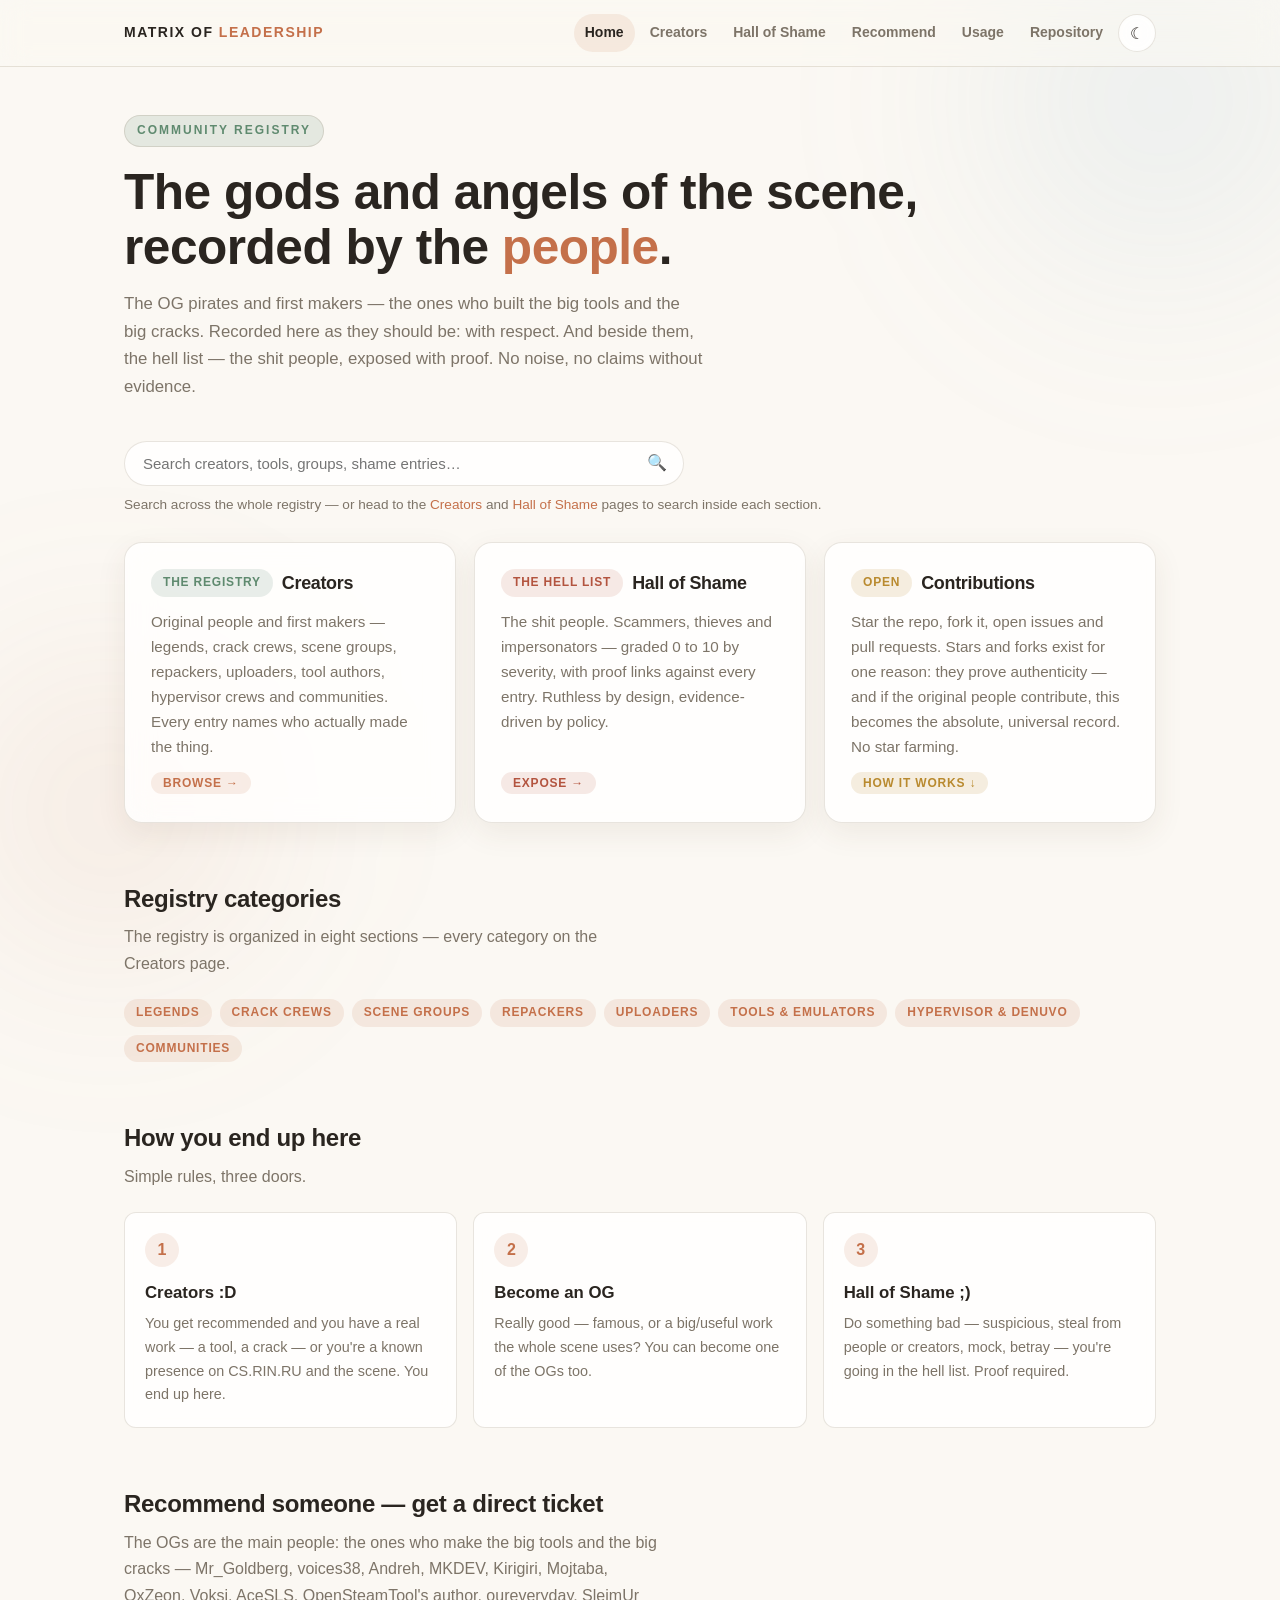
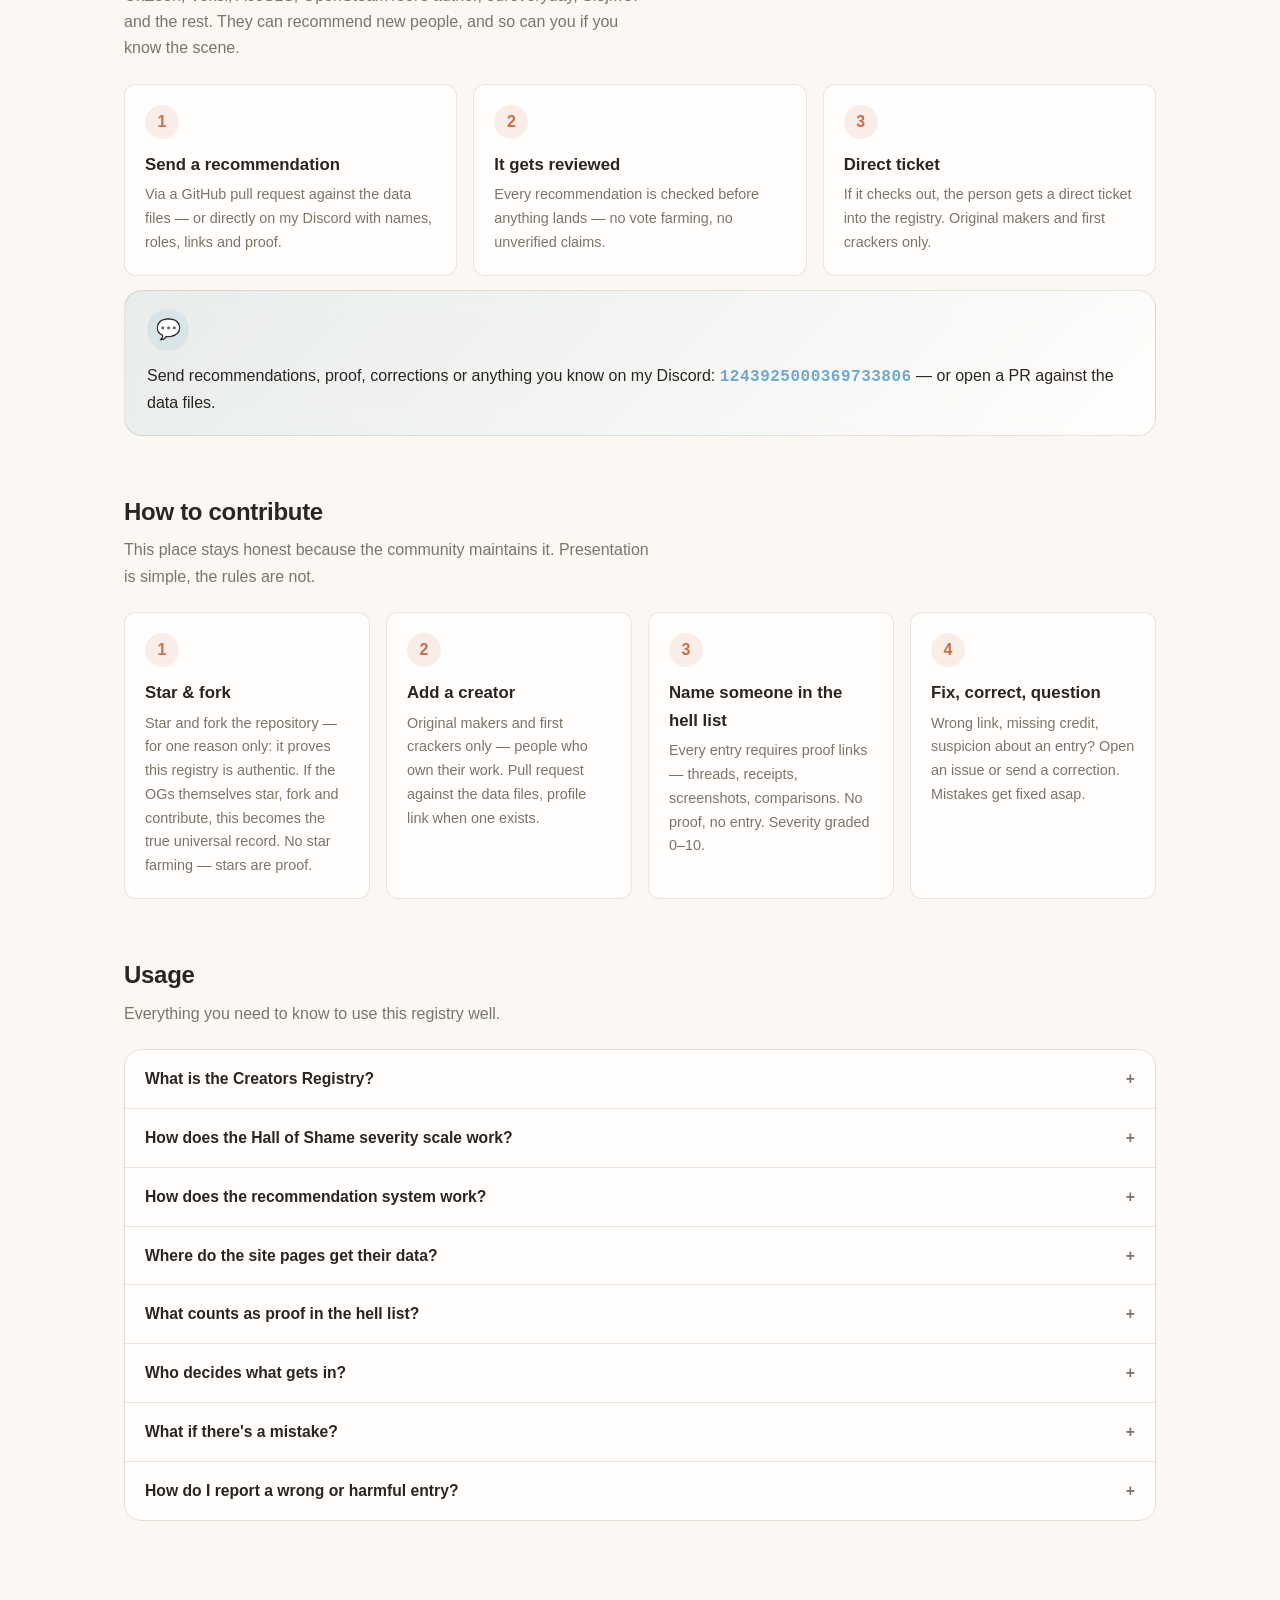
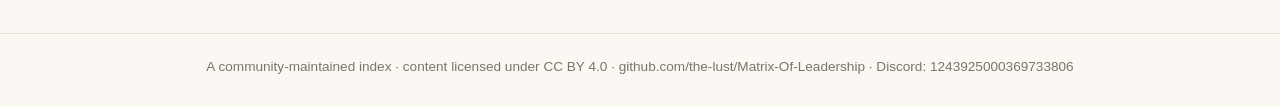
<file: index.html>
<!DOCTYPE html>
<html lang="en">
<head>
<meta charset="UTF-8">
<meta name="viewport" content="width=device-width, initial-scale=1.0">
<title>Matrix Of Leadership — Community Registry</title>
<meta name="description" content="A community registry of the real ones: the OG gods and angels who built the scene — and a proof-graded hell list for the shit people.">
<link rel="stylesheet" href="assets/style.css">
</head>
<body>
<header class="nav">
  <div class="nav-inner">
    <a class="brand" href="index.html">Matrix Of <span>Leadership</span></a>
    <nav class="menu">
      <a class="active" href="index.html">Home</a>
      <a href="creators.html">Creators</a>
      <a class="danger" href="shame.html">Hall of Shame</a>
      <a href="#recommend">Recommend</a>
      <a href="#usage">Usage</a>
      <a href="https://github.com/the-lust/Matrix-Of-Leadership">Repository</a>
      <button class="theme-btn" id="themeBtn" aria-label="Toggle theme">☾</button>
    </nav>
  </div>
</header>

<main>
  <section class="hero">
    <span class="kicker">Community registry</span>
    <h1>The gods and angels of the scene,<br>recorded by the <span class="accent">people</span>.</h1>
    <p class="lead">The OG pirates and first makers — the ones who built the big tools and the big cracks. Recorded here as they should be: with respect. And beside them, the hell list — the shit people, exposed with proof. No noise, no claims without evidence.</p>
  </section>

  <div class="search-wrap">
    <input id="globalSearch" type="search" placeholder="Search creators, tools, groups, shame entries…">
    <span class="s-icon">&#128269;</span>
  </div>
  <p class="search-hint" id="searchHint">Search across the whole registry — or head to the <a href="creators.html">Creators</a> and <a href="shame.html">Hall of Shame</a> pages to search inside each section.</p>
  <div id="searchResults"></div>

  <section class="cards">
    <div class="card">
      <h2><span class="chip green">The registry</span>Creators</h2>
      <p>Original people and first makers — legends, crack crews, scene groups, repackers, uploaders, tool authors, hypervisor crews and communities. Every entry names who actually made the thing.</p>
      <a href="creators.html" style="align-self:flex-start;"><span class="chip accent-c">Browse →</span></a>
    </div>
    <div class="card">
      <h2><span class="chip red">The hell list</span>Hall of Shame</h2>
      <p>The shit people. Scammers, thieves and impersonators — graded 0 to 10 by severity, with proof links against every entry. Ruthless by design, evidence-driven by policy.</p>
      <a href="shame.html" style="align-self:flex-start;"><span class="chip red">Expose →</span></a>
    </div>
    <div class="card">
      <h2><span class="chip gold">Open</span>Contributions</h2>
      <p>Star the repo, fork it, open issues and pull requests. Stars and forks exist for one reason: they prove authenticity — and if the original people contribute, this becomes the absolute, universal record. No star farming.</p>
      <a href="#recommend" style="align-self:flex-start;"><span class="chip gold">How it works ↓</span></a>
    </div>
  </section>

  <section class="section" id="categories">
    <h2>Registry categories</h2>
    <p class="sub">The registry is organized in eight sections — every category on the Creators page.</p>
    <div class="tabs">
      <span class="chip accent-c">Legends</span>
      <span class="chip accent-c">Crack Crews</span>
      <span class="chip accent-c">Scene Groups</span>
      <span class="chip accent-c">Repackers</span>
      <span class="chip accent-c">Uploaders</span>
      <span class="chip accent-c">Tools &amp; Emulators</span>
      <span class="chip accent-c">Hypervisor &amp; Denuvo</span>
      <span class="chip accent-c">Communities</span>
    </div>
  </section>

  <section class="section" id="paths">
    <h2>How you end up here</h2>
    <p class="sub">Simple rules, three doors.</p>
    <div class="steps">
      <div class="step">
        <div class="num">1</div>
        <h3>Creators :D</h3>
        <p>You get recommended and you have a real work — a tool, a crack — or you're a known presence on CS.RIN.RU and the scene. You end up here.</p>
      </div>
      <div class="step">
        <div class="num">2</div>
        <h3>Become an OG</h3>
        <p>Really good — famous, or a big/useful work the whole scene uses? You can become one of the OGs too.</p>
      </div>
      <div class="step">
        <div class="num">3</div>
        <h3>Hall of Shame ;)</h3>
        <p>Do something bad — suspicious, steal from people or creators, mock, betray — you're going in the hell list. Proof required.</p>
      </div>
    </div>
  </section>

  <section class="section" id="recommend">
    <h2>Recommend someone — get a direct ticket</h2>
    <p class="sub">The OGs are the main people: the ones who make the big tools and the big cracks — Mr_Goldberg, voices38, Andreh, MKDEV, Kirigiri, Mojtaba, OxZeon, Voksi, AceSLS, OpenSteamTool's author, oureveryday, SlejmUr and the rest. They can recommend new people, and so can you if you know the scene.</p>
    <div class="steps">
      <div class="step">
        <div class="num">1</div>
        <h3>Send a recommendation</h3>
        <p>Via a GitHub pull request against the data files — or directly on my Discord with names, roles, links and proof.</p>
      </div>
      <div class="step">
        <div class="num">2</div>
        <h3>It gets reviewed</h3>
        <p>Every recommendation is checked before anything lands — no vote farming, no unverified claims.</p>
      </div>
      <div class="step">
        <div class="num">3</div>
        <h3>Direct ticket</h3>
        <p>If it checks out, the person gets a direct ticket into the registry. Original makers and first crackers only.</p>
      </div>
    </div>
    <div class="discord-note">
      <span class="d-ic">&#128172;</span>
      <span>Send recommendations, proof, corrections or anything you know on my Discord: <b>1243925000369733806</b> — or open a PR against the data files.</span>
    </div>
  </section>

  <section class="section" id="contribute">
    <h2>How to contribute</h2>
    <p class="sub">This place stays honest because the community maintains it. Presentation is simple, the rules are not.</p>
    <div class="steps">
      <div class="step">
        <div class="num">1</div>
        <h3>Star &amp; fork</h3>
        <p>Star and fork the repository — for one reason only: it proves this registry is authentic. If the OGs themselves star, fork and contribute, this becomes the true universal record. No star farming — stars are proof.</p>
      </div>
      <div class="step">
        <div class="num">2</div>
        <h3>Add a creator</h3>
        <p>Original makers and first crackers only — people who own their work. Pull request against the data files, profile link when one exists.</p>
      </div>
      <div class="step">
        <div class="num">3</div>
        <h3>Name someone in the hell list</h3>
        <p>Every entry requires proof links — threads, receipts, screenshots, comparisons. No proof, no entry. Severity graded 0–10.</p>
      </div>
      <div class="step">
        <div class="num">4</div>
        <h3>Fix, correct, question</h3>
        <p>Wrong link, missing credit, suspicion about an entry? Open an issue or send a correction. Mistakes get fixed asap.</p>
      </div>
    </div>
  </section>

  <section class="section" id="usage">
    <h2>Usage</h2>
    <p class="sub">Everything you need to know to use this registry well.</p>
    <div class="roll">
      <details>
        <summary>What is the Creators Registry?</summary>
        <div class="body">A curated list of original people and first makers across the scene: individual legends (crackers, emulator and tool authors, uploaders), crack crews, scene groups, repackers, tools with their authors, hypervisor crews and the communities that hold it all together. Only real work gets a seat.</div>
      </details>
      <details>
        <summary>How does the Hall of Shame severity scale work?</summary>
        <div class="body">Every entry is graded 0–10. 0–1 Low · 2–3 Moderate · 4–5 High · 6–7 Very High · 8–9 Brutal · 10 Super Risky. The grade is assigned at review from the submitted proofs and can be challenged with new evidence.</div>
      </details>
      <details>
        <summary>How does the recommendation system work?</summary>
        <div class="body">An OG — or anyone with real knowledge — recommends a person via a pull request against the data files, or by sending the info on the Discord (<b>1243925000369733806</b>). The recommendation is reviewed, and if it checks out the person gets a direct ticket into the registry.</div>
      </details>
      <details>
        <summary>Where do the site pages get their data?</summary>
        <div class="body">The website renders directly from <code>data/creators.json</code> and <code>data/shame.json</code>. Edit the data, push, and the site updates on its own. The matching <code>.md</code> files stay in sync as the human-readable copies.</div>
      </details>
      <details>
        <summary>What counts as proof in the hell list?</summary>
        <div class="body">Public threads, receipts, screenshots, original-versus-stolen comparisons, server bans, admin logs. Proofs are gathered, can be expanded later, and each entry carries a status: contacted, verified, or pending.</div>
      </details>
      <details>
        <summary>Who decides what gets in?</summary>
        <div class="body">Maintainers review every pull request and issue before anything lands. No vote farming, no unverified claims, no anonymous vendettas without evidence. Misuse gets a hell list entry of its own.</div>
      </details>
      <details>
        <summary>What if there's a mistake?</summary>
        <div class="body">Mistakes are here and there — we are sorry. Open an issue, send a PR, or message the Discord (<b>1243925000369733806</b>) and it gets fixed asap.</div>
      </details>
      <details>
        <summary>How do I report a wrong or harmful entry?</summary>
        <div class="body">Open an issue with the evidence. If a creator was added by mistake, a link broke, or a shame entry lacks proof, the issue is processed promptly and the record corrected.</div>
      </details>
    </div>
  </section>
</main>

<footer>
  A community-maintained index · content licensed under <a href="https://creativecommons.org/licenses/by/4.0/">CC BY 4.0</a> ·
  <a href="https://github.com/the-lust/Matrix-Of-Leadership">github.com/the-lust/Matrix-Of-Leadership</a> ·
  Discord: 1243925000369733806
</footer>

<script src="assets/theme.js"></script>
<script>
(function () {
  var input = document.getElementById("globalSearch");
  var hint = document.getElementById("searchHint");
  var box = document.getElementById("searchResults");
  var data = null;

  function esc(s) { var d = document.createElement("div"); d.textContent = s; return d.innerHTML; }

  function load() {
    return Promise.all([
      fetch("data/creators.json").then(function (r) { return r.json(); }),
      fetch("data/shame.json").then(function (r) { return r.json(); })
    ]).then(function (res) { data = res[0]; data.shame = res[1].entries || []; });
  }

  var CATS = {
    legends: "Legend", crews: "Crack Crew", groups: "Group", repackers: "Repacker",
    uploaders: "Uploader", tools: "Tool", hypervisor: "Hypervisor", communities: "Community"
  };

  function allItems() {
    var out = [];
    Object.keys(CATS).forEach(function (k) {
      (data[k] || []).forEach(function (it) {
        out.push({ cat: CATS[k], title: it.name, sub: it.author || it.role || "", note: it.note || "", link: it.link || "" });
      });
    });
    data.shame.forEach(function (it) {
      out.push({ cat: "Shame", title: it.alias || "", sub: "severity " + (it.severity != null ? it.severity : "?") + "/10", note: it.offense || "", link: "", shame: true });
    });
    return out;
  }

  function render(list, q) {
    if (!q) { box.innerHTML = ""; return; }
    if (!list.length) { box.innerHTML = '<div class="empty">Nothing found for "' + esc(q) + '" — try another term.</div>'; return; }
    var html = '<h2 style="margin-bottom:14px;">Results</h2><div class="grid">';
    list.forEach(function (it) {
      var badge = it.shame
        ? '<span class="chip red">Shame</span>'
        : '<span class="chip accent-c">' + esc(it.cat) + "</span>";
      var link = it.link ? '<a class="who" target="_blank" rel="noopener" href="' + esc(it.link) + '">open &#8599;</a>' : "";
      html += '<div class="item"><div class="top"><span class="name">' + esc(it.title) + "</span>" + badge + "</div>" +
        (it.sub ? '<span class="tag">' + esc(it.sub) + "</span>" : "") +
        '<span class="note">' + esc(it.note) + "</span>" + link + "</div>";
    });
    html += "</div>";
    box.innerHTML = html;
  }

  function run() {
    var q = input.value.trim().toLowerCase();
    if (!data || !q) { render([], q); return; }
    var list = allItems().filter(function (it) {
      return (it.title + " " + it.sub + " " + it.note).toLowerCase().indexOf(q) !== -1;
    });
    if (q.length >= 2) { hint.textContent = "Searching the whole registry — " + list.length + " match(es)"; }
    render(list, q);
  }

  load().catch(function () {
    hint.textContent = "Could not load the data files. If you opened this page directly from disk, serve it over a local server or GitHub Pages.";
  });
  input.addEventListener("input", run);
})();
</script>
</body>
</html>
</file>
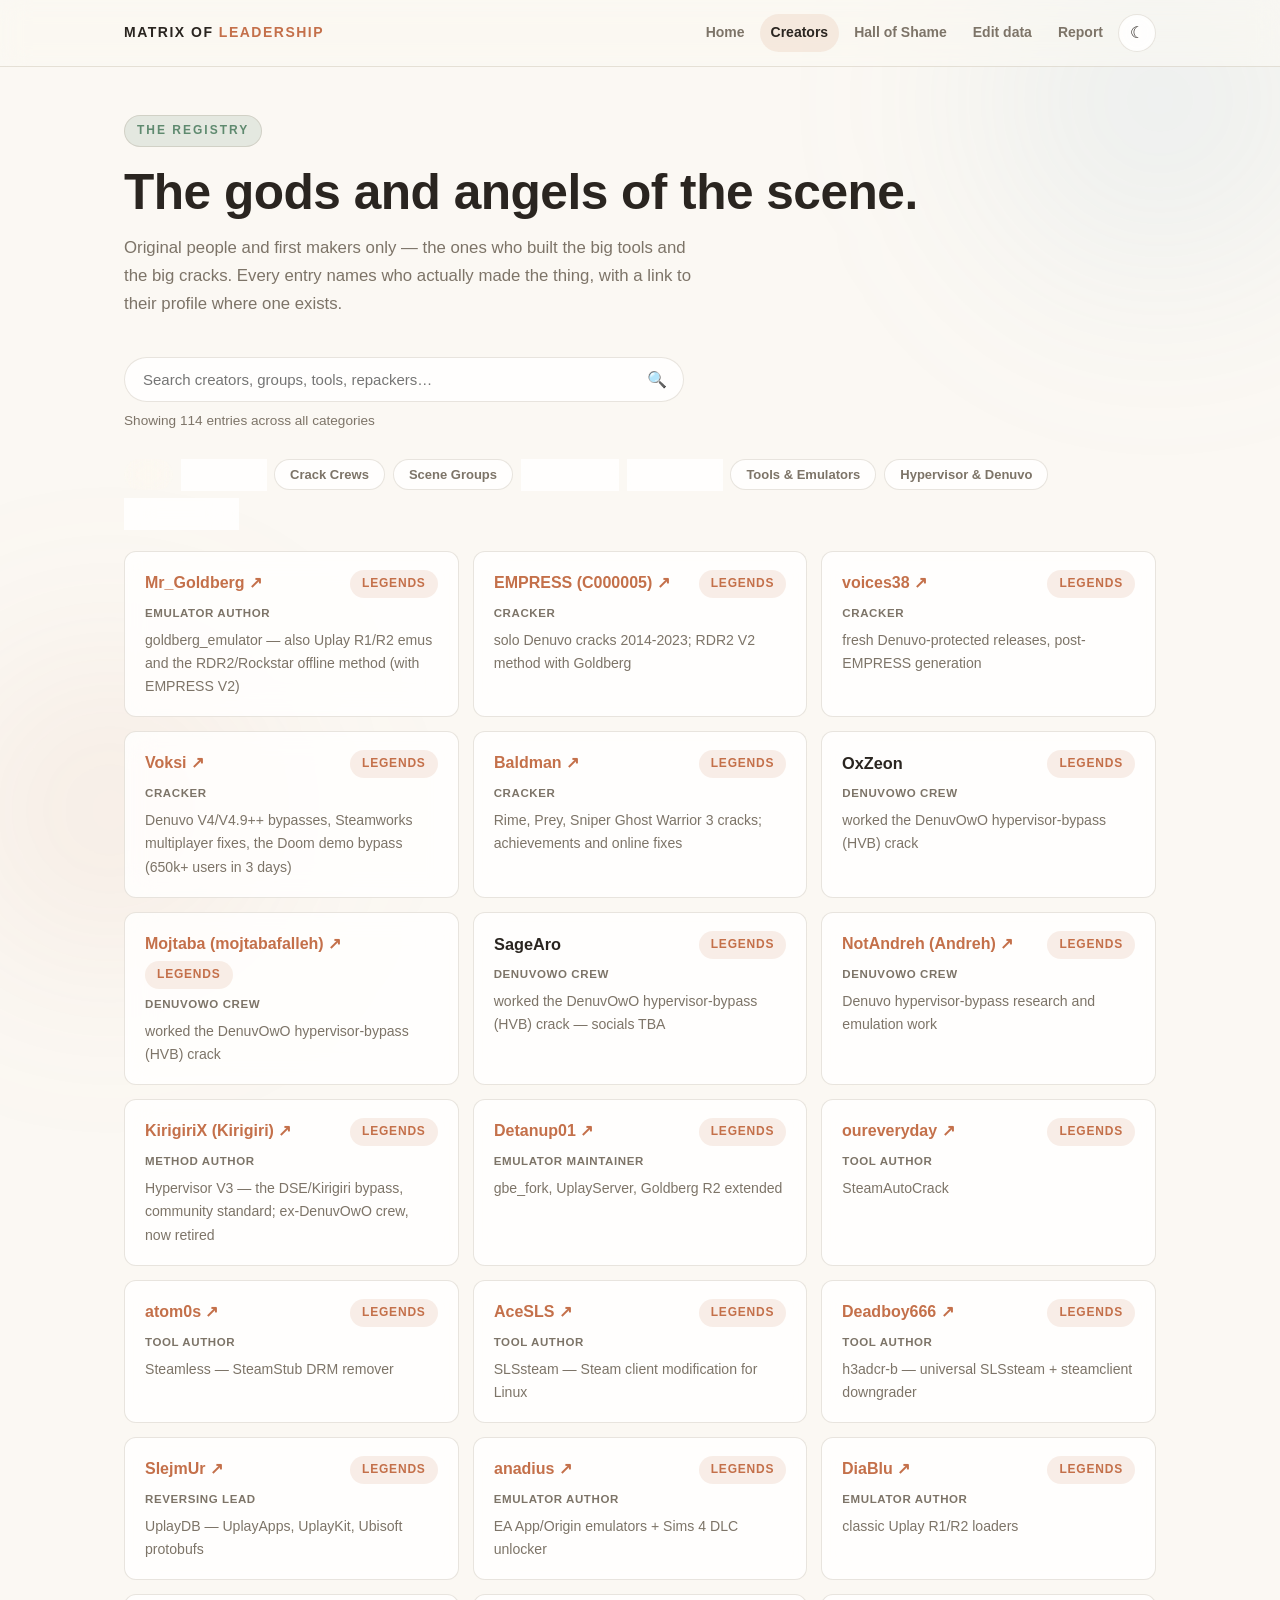
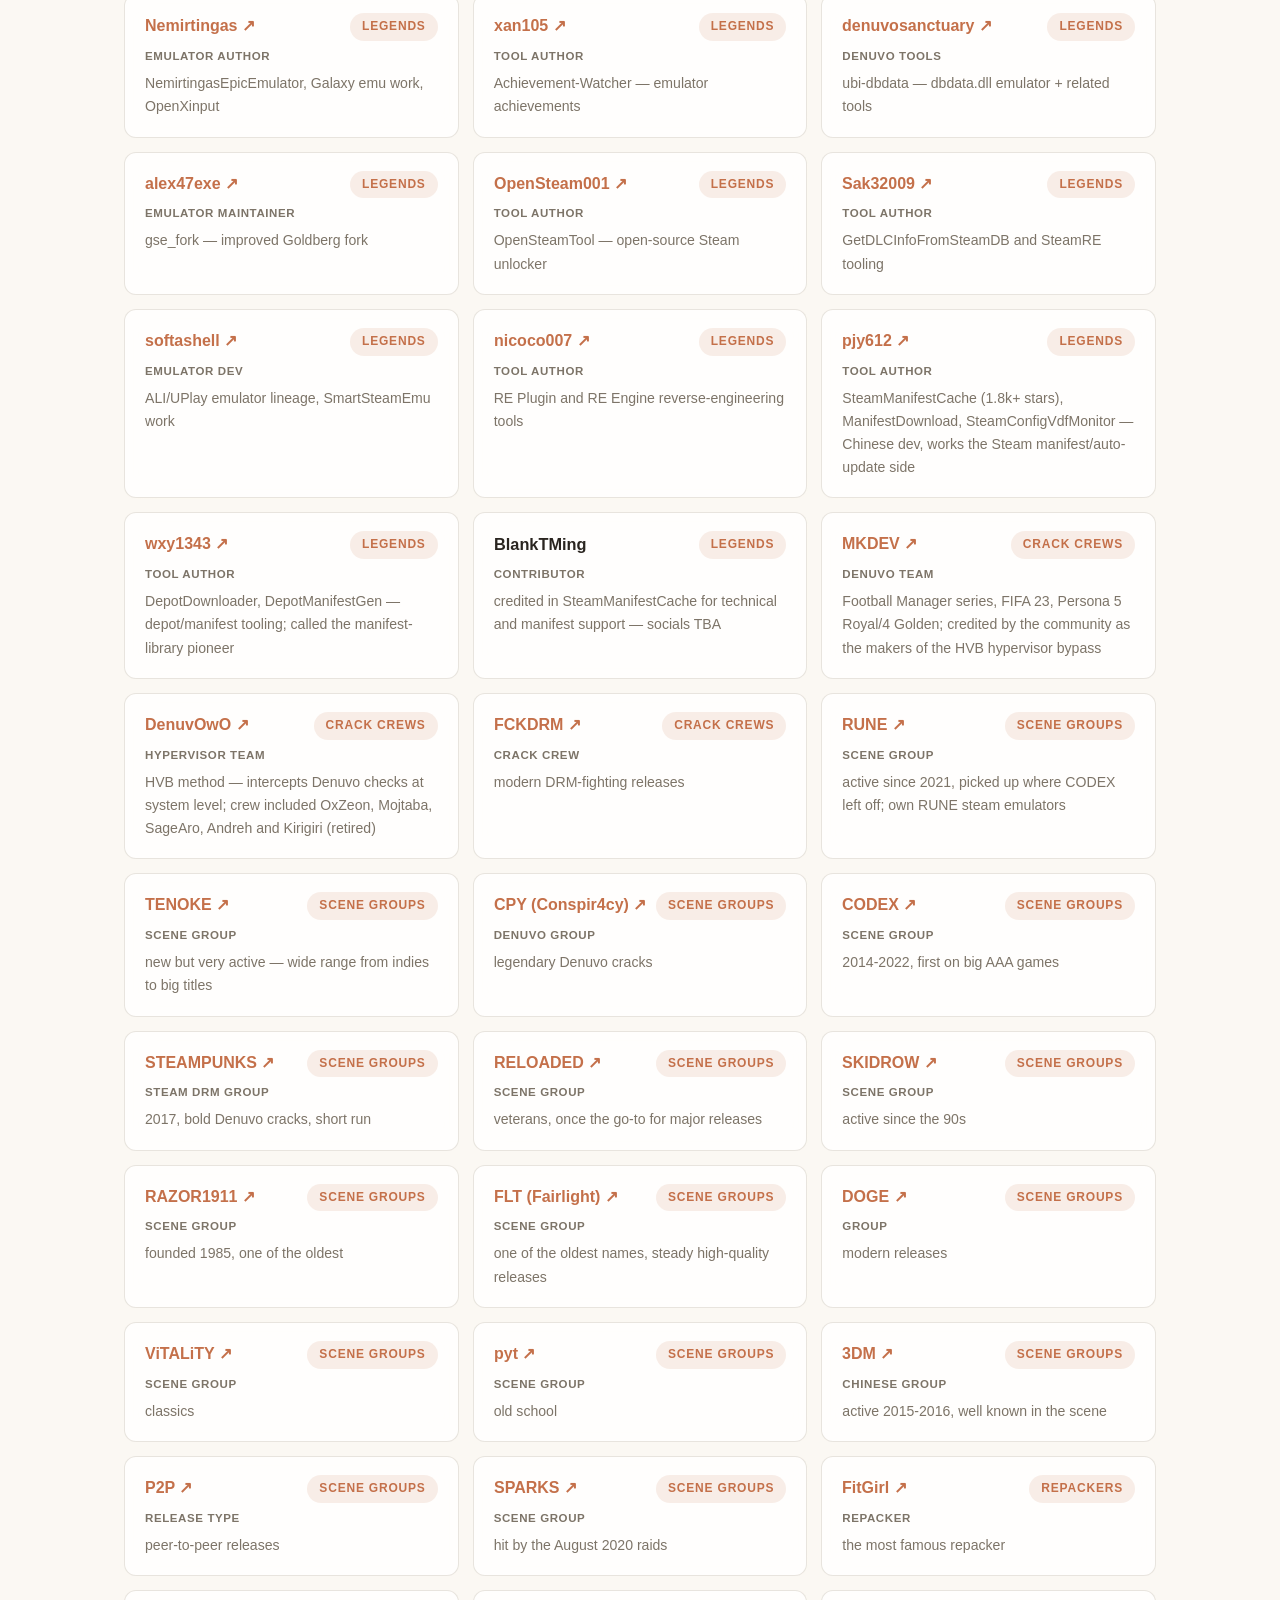
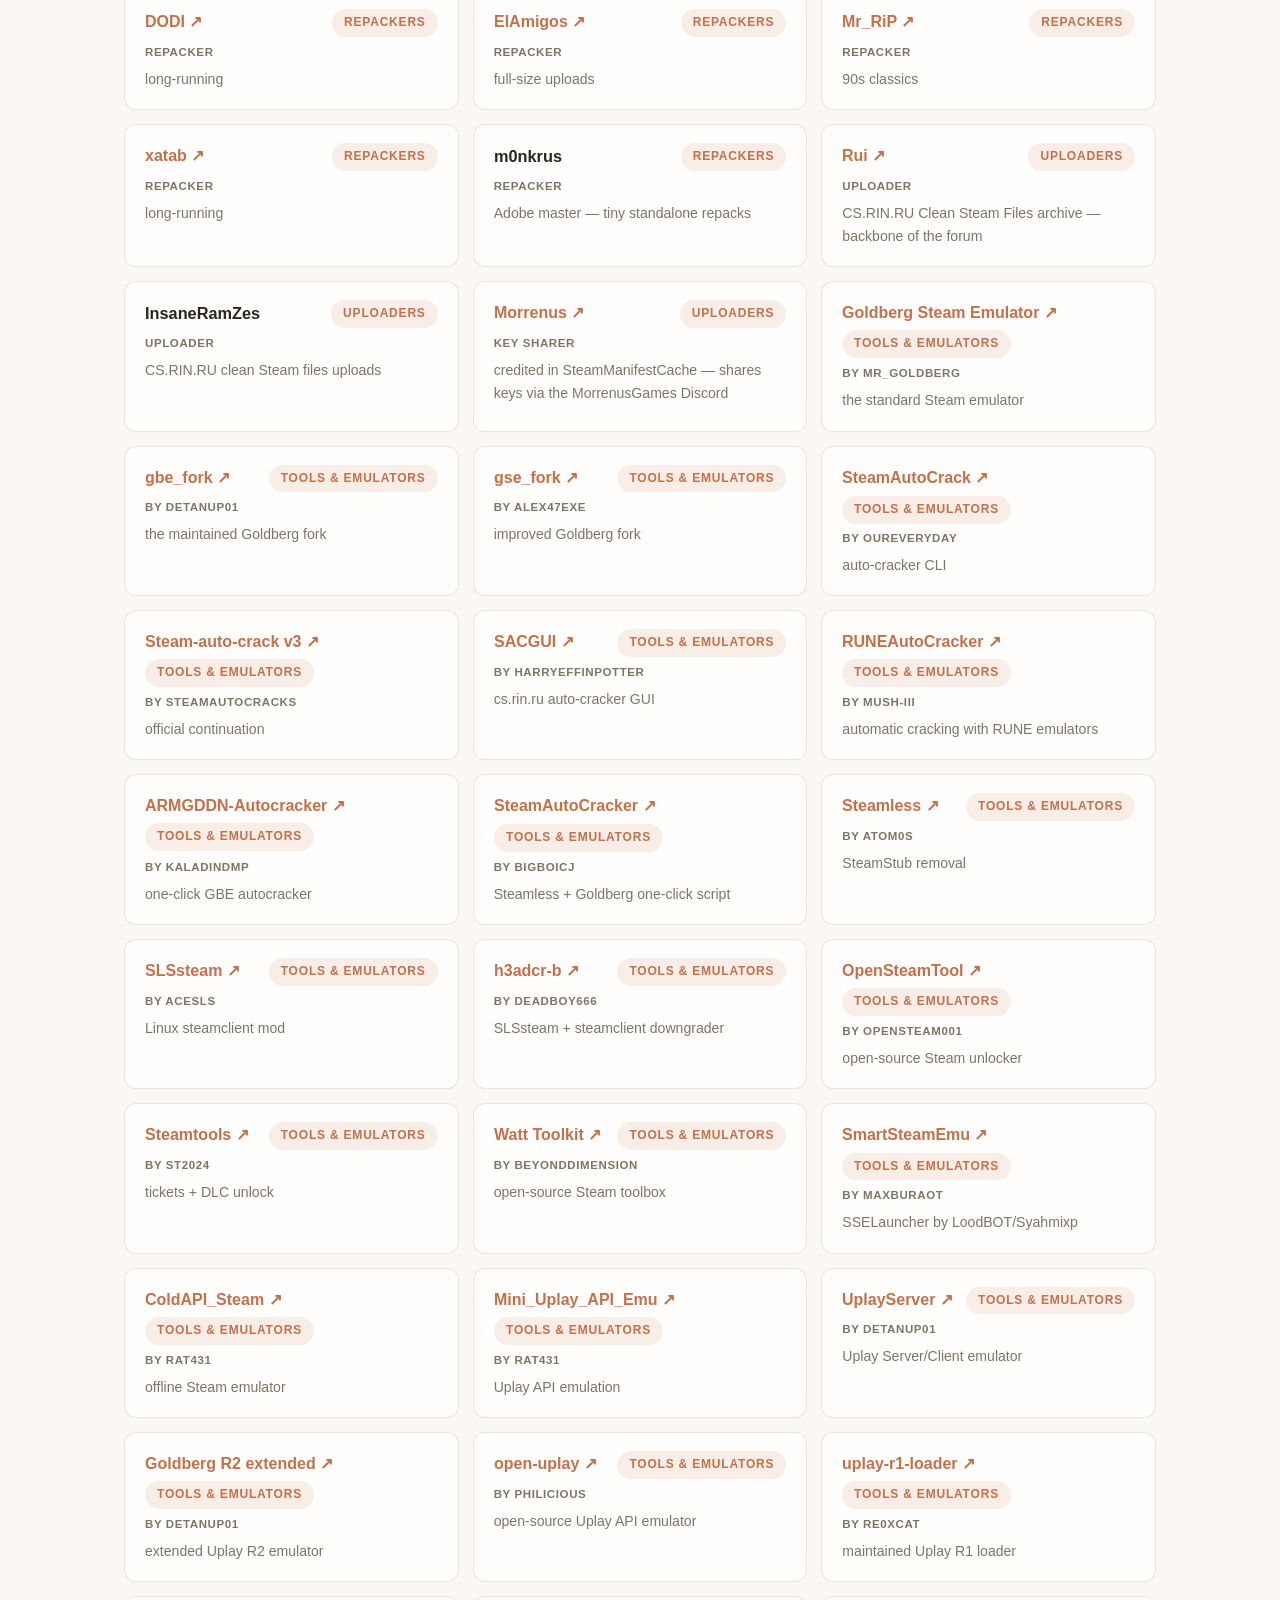
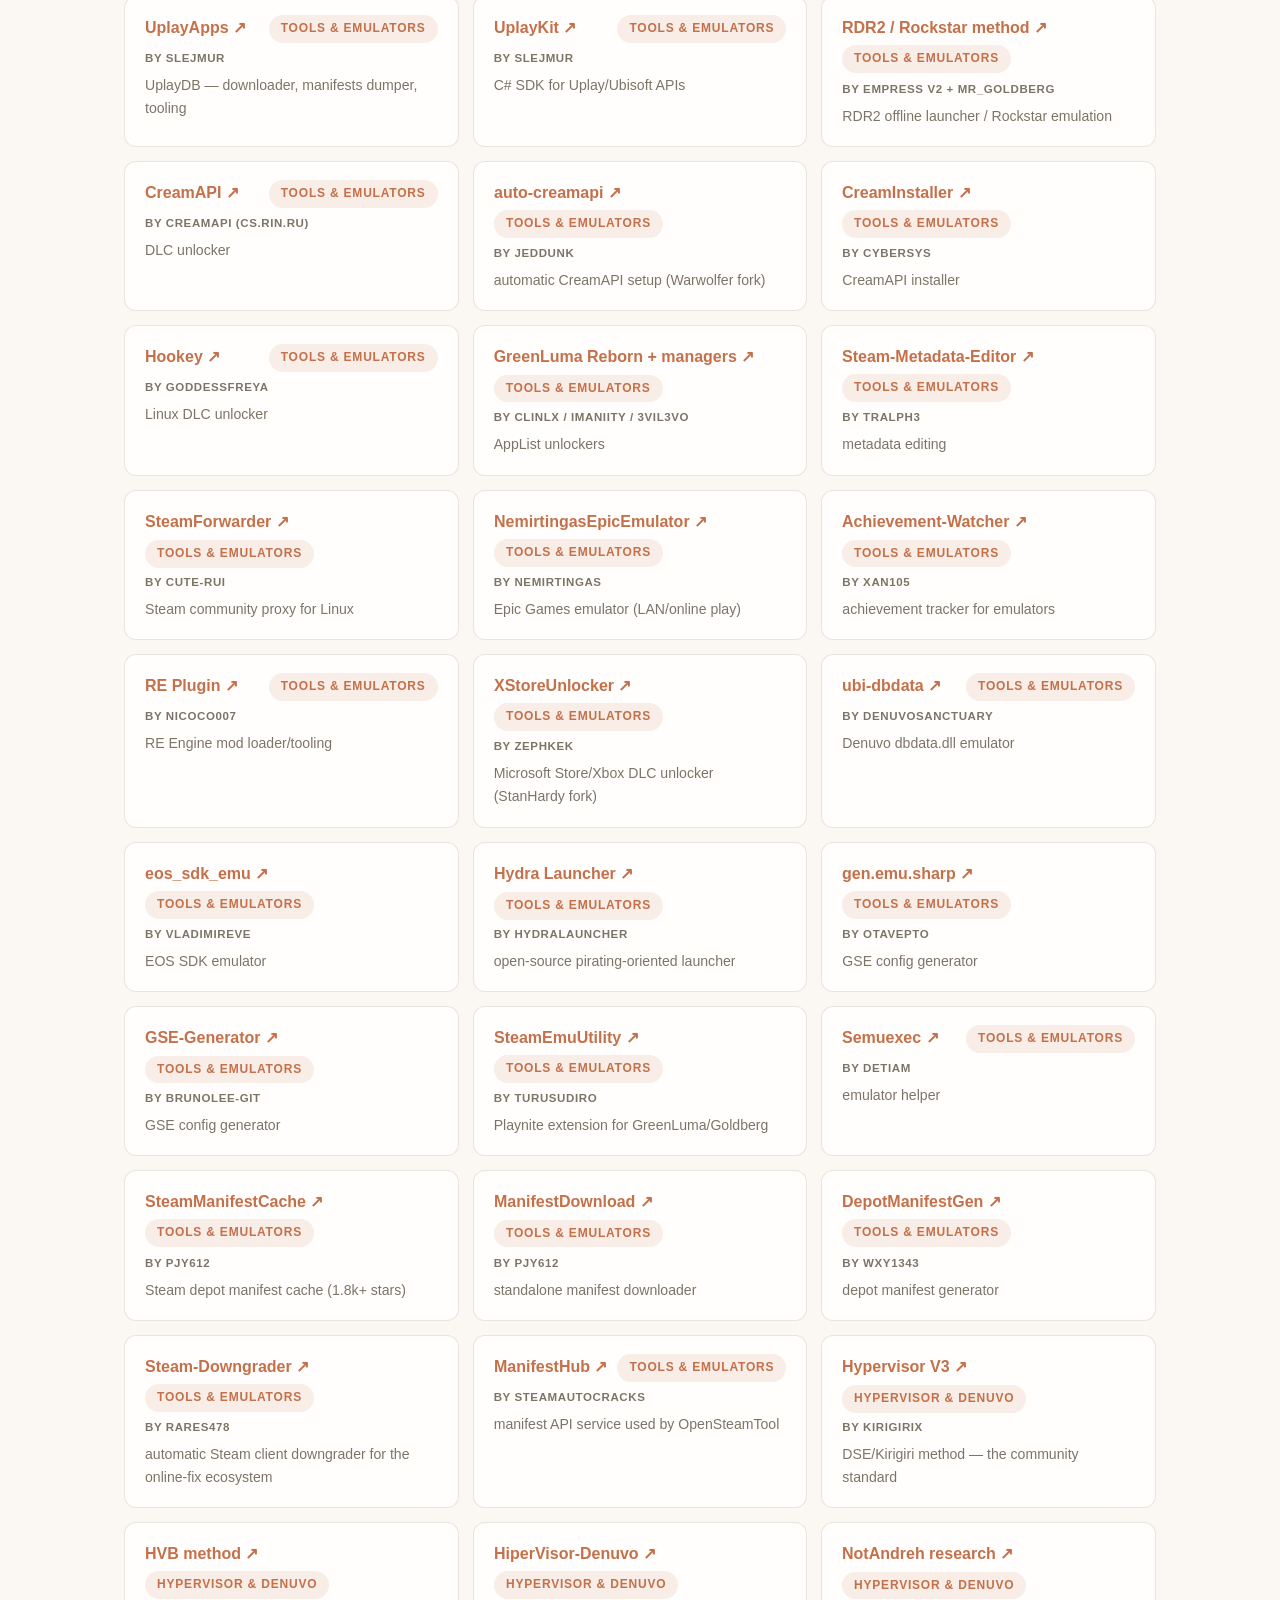
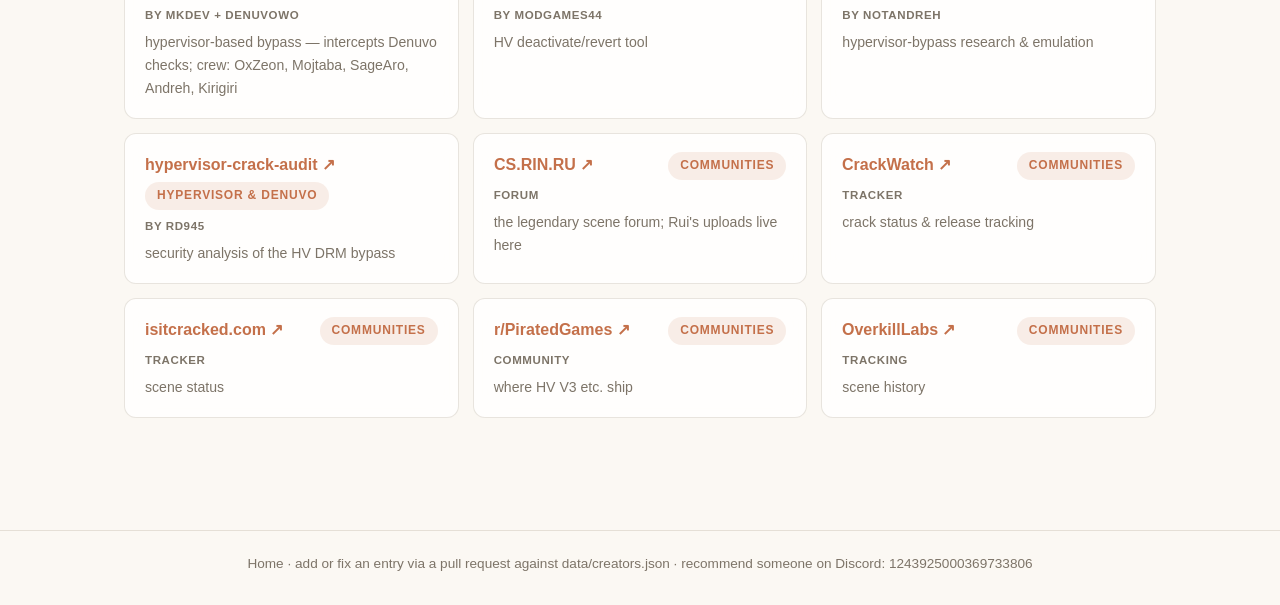
<file: creators.html>
<!DOCTYPE html>
<html lang="en">
<head>
<meta charset="UTF-8">
<meta name="viewport" content="width=device-width, initial-scale=1.0">
<title>Creators — Matrix Of Leadership</title>
<meta name="description" content="The creators registry: the OG gods and angels — legends, crack crews, groups, repackers, uploaders, tools, hypervisor crews and communities.">
<link rel="stylesheet" href="assets/style.css">
</head>
<body>
<header class="nav">
  <div class="nav-inner">
    <a class="brand" href="index.html">Matrix Of <span>Leadership</span></a>
    <nav class="menu">
      <a href="index.html">Home</a>
      <a class="active" href="creators.html">Creators</a>
      <a class="danger" href="shame.html">Hall of Shame</a>
      <a href="https://github.com/the-lust/Matrix-Of-Leadership/blob/master/data/creators.json">Edit data</a>
      <a href="https://github.com/the-lust/Matrix-Of-Leadership/issues">Report</a>
      <button class="theme-btn" id="themeBtn" aria-label="Toggle theme">☾</button>
    </nav>
  </div>
</header>

<main>
  <section class="hero">
    <span class="kicker">The registry</span>
    <h1>The gods and angels of the scene.</h1>
    <p class="lead">Original people and first makers only — the ones who built the big tools and the big cracks. Every entry names who actually made the thing, with a link to their profile where one exists.</p>
  </section>

  <div class="search-wrap">
    <input id="search" type="search" placeholder="Search creators, groups, tools, repackers…">
    <span class="s-icon">&#128269;</span>
  </div>
  <p class="search-hint" id="count">Loading the registry…</p>

  <div class="tabs" id="tabs"></div>
  <div class="grid" id="list"></div>
</main>

<footer>
  <a href="index.html">Home</a> · add or fix an entry via a pull request against
  <a href="https://github.com/the-lust/Matrix-Of-Leadership/blob/master/data/creators.json">data/creators.json</a> ·
  recommend someone on Discord: 1243925000369733806
</footer>

<script src="assets/theme.js"></script>
<script>
(function () {
  var search = document.getElementById("search");
  var count = document.getElementById("count");
  var tabsEl = document.getElementById("tabs");
  var listEl = document.getElementById("list");
  var data = null;
  var active = "all";

  var CATS = [
    ["all", "All", "accent-c"],
    ["legends", "Legends", "accent-c"],
    ["crews", "Crack Crews", "accent-c"],
    ["groups", "Scene Groups", "accent-c"],
    ["repackers", "Repackers", "accent-c"],
    ["uploaders", "Uploaders", "accent-c"],
    ["tools", "Tools & Emulators", "accent-c"],
    ["hypervisor", "Hypervisor & Denuvo", "accent-c"],
    ["communities", "Communities", "accent-c"]
  ];

  function esc(s) { var d = document.createElement("div"); d.textContent = s; return d.innerHTML; }

  function catLabel(cat) {
    var m = CATS.filter(function (c) { return c[0] === cat; });
    return m.length ? m[0][1] : cat;
  }

  function render() {
    if (!data) return;
    var q = search.value.trim().toLowerCase();
    var out = [];
    CATS.forEach(function (c) {
      if (c[0] === "all") return;
      var items = data[c[0]] || [];
      items.forEach(function (it) {
        if (active !== "all" && active !== c[0]) return;
        var hay = (it.name + " " + (it.author || "") + " " + (it.role || "") + " " + (it.note || "")).toLowerCase();
        if (q && hay.indexOf(q) === -1) return;
        out.push({ cat: c[0], it: it });
      });
    });
    count.textContent = "Showing " + out.length + " entr" + (out.length === 1 ? "y" : "ies") + (active !== "all" ? " in " + catLabel(active).toLowerCase() : " across all categories");
    var html = "";
    out.forEach(function (o) {
      var it = o.it;
      var label = catLabel(o.cat);
      var name = it.link
        ? '<a class="name who" target="_blank" rel="noopener" href="' + esc(it.link) + '">' + esc(it.name) + " &#8599;</a>"
        : '<span class="name">' + esc(it.name) + "</span>";
      html += '<div class="item">' +
        '<div class="top">' + name + '<span class="chip accent-c">' + esc(label) + "</span></div>" +
        (it.role || it.author ? '<span class="tag">' + esc(it.role || "by " + it.author) + "</span>" : "") +
        '<span class="note">' + esc(it.note) + "</span>" +
        "</div>";
    });
    if (!html) html = '<div class="empty">No entries match — try another term or category.</div>';
    listEl.innerHTML = html;
  }

  function buildTabs() {
    tabsEl.innerHTML = "";
    CATS.forEach(function (c) {
      var b = document.createElement("button");
      b.className = "tab" + (c[0] === active ? " active" : "");
      b.textContent = c[1];
      b.addEventListener("click", function () {
        active = c[0];
        buildTabs();
        render();
      });
      tabsEl.appendChild(b);
    });
  }

  fetch("data/creators.json")
    .then(function (r) { return r.json(); })
    .then(function (d) {
      data = d;
      buildTabs();
      render();
    })
    .catch(function () {
      count.textContent = "Could not load the data file — serve the site over GitHub Pages or a local server.";
    });

  search.addEventListener("input", render);
})();
</script>
</body>
</html>
</file>
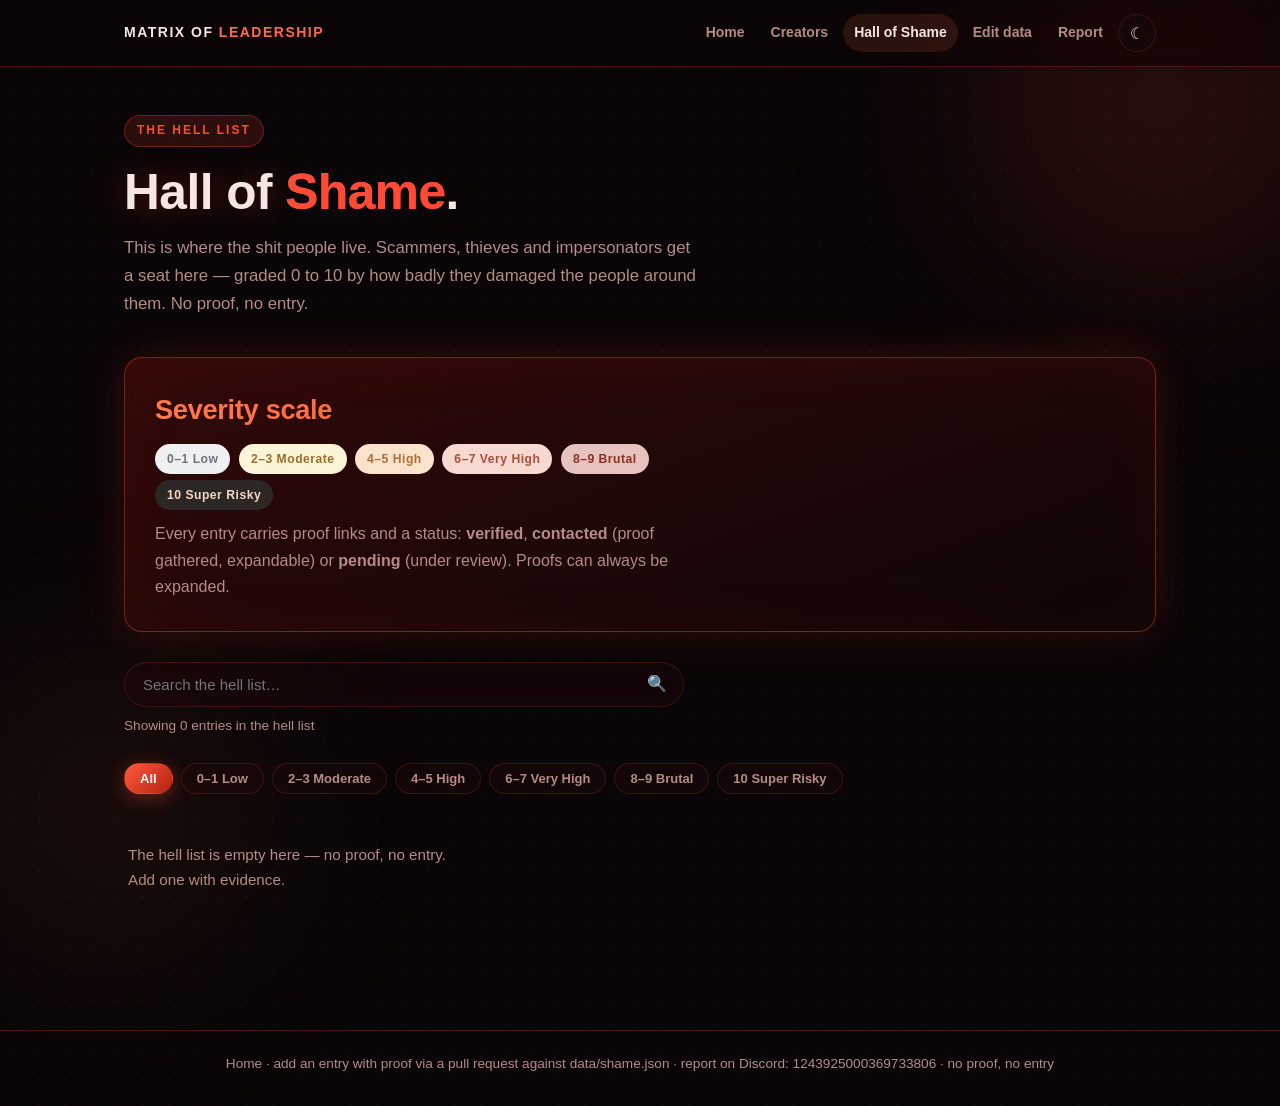
<file: shame.html>
<!DOCTYPE html>
<html lang="en">
<head>
<meta charset="UTF-8">
<meta name="viewport" content="width=device-width, initial-scale=1.0">
<title>Hall of Shame — Matrix Of Leadership</title>
<meta name="description" content="The hell list: the shit people — scammers, thieves and impersonators, graded 0-10 by severity, with proof links against every entry.">
<link rel="stylesheet" href="assets/style.css">
</head>
<body class="hell">
<header class="nav">
  <div class="nav-inner">
    <a class="brand" href="index.html">Matrix Of <span>Leadership</span></a>
    <nav class="menu">
      <a href="index.html">Home</a>
      <a href="creators.html">Creators</a>
      <a class="active danger" href="shame.html">Hall of Shame</a>
      <a href="https://github.com/the-lust/Matrix-Of-Leadership/blob/master/data/shame.json">Edit data</a>
      <a href="https://github.com/the-lust/Matrix-Of-Leadership/issues">Report</a>
      <button class="theme-btn" id="themeBtn" aria-label="Toggle theme">☾</button>
    </nav>
  </div>
</header>

<main>
  <section class="hero">
    <span class="kicker">The hell list</span>
    <h1>Hall of <span class="accent" style="color:var(--red);">Shame</span>.</h1>
    <p class="lead">This is where the shit people live. Scammers, thieves and impersonators get a seat here — graded 0 to 10 by how badly they damaged the people around them. No proof, no entry.</p>
  </section>

  <div class="shame-head">
    <h2>Severity scale</h2>
    <p>
      <span class="lv l0">0–1 Low</span>
      <span class="lv l1">2–3 Moderate</span>
      <span class="lv l4">4–5 High</span>
      <span class="lv l6">6–7 Very High</span>
      <span class="lv l8">8–9 Brutal</span>
      <span class="lv l10">10 Super Risky</span>
    </p>
    <p>Every entry carries proof links and a status: <b>verified</b>, <b>contacted</b> (proof gathered, expandable) or <b>pending</b> (under review). Proofs can always be expanded.</p>
  </div>

  <div class="search-wrap">
    <input id="search" type="search" placeholder="Search the hell list…">
    <span class="s-icon">&#128269;</span>
  </div>
  <p class="search-hint" id="count">Loading the list…</p>

  <div class="tabs" id="tabs"></div>
  <div class="grid" id="list"></div>
</main>

<footer>
  <a href="index.html">Home</a> · add an entry with proof via a pull request against
  <a href="https://github.com/the-lust/Matrix-Of-Leadership/blob/master/data/shame.json">data/shame.json</a> ·
  report on Discord: 1243925000369733806 ·
  no proof, no entry
</footer>

<script src="assets/theme.js"></script>
<script>
(function () {
  var search = document.getElementById("search");
  var count = document.getElementById("count");
  var tabsEl = document.getElementById("tabs");
  var listEl = document.getElementById("list");
  var entries = [];
  var active = "all";

  var FILTERS = [
    ["all", "All"],
    ["l", "0–1 Low"],
    ["m", "2–3 Moderate"],
    ["h", "4–5 High"],
    ["vh", "6–7 Very High"],
    ["b", "8–9 Brutal"],
    ["x", "10 Super Risky"]
  ];

  function esc(s) { var d = document.createElement("div"); d.textContent = s; return d.innerHTML; }

  function sevInfo(n) {
    n = Math.max(0, Math.min(10, n | 0));
    if (n <= 1) return { cls: "l0", label: "Low" };
    if (n <= 3) return { cls: "l1", label: "Moderate" };
    if (n <= 5) return { cls: "l4", label: "High" };
    if (n <= 7) return { cls: "l6", label: "Very High" };
    if (n <= 9) return { cls: "l8", label: "Brutal" };
    return { cls: "l10", label: "Super Risky" };
  }

  function inBucket(n, f) {
    if (f === "l") return n <= 1;
    if (f === "m") return n >= 2 && n <= 3;
    if (f === "h") return n >= 4 && n <= 5;
    if (f === "vh") return n >= 6 && n <= 7;
    if (f === "b") return n >= 8 && n <= 9;
    if (f === "x") return n >= 10;
    return true;
  }

  function render() {
    var q = search.value.trim().toLowerCase();
    var out = [];
    entries.forEach(function (e) {
      var n = Math.max(0, Math.min(10, (e.severity || 0) | 0));
      if (!inBucket(n, active)) return;
      var hay = ((e.alias || "") + " " + (e.offense || "")).toLowerCase();
      if (q && hay.indexOf(q) === -1) return;
      out.push({ e: e, n: n });
    });
    count.textContent = "Showing " + out.length + " entr" + (out.length === 1 ? "y" : "ies") + " in the hell list";
    var html = "";
    out.forEach(function (o) {
      var e = o.e;
      var info = sevInfo(o.n);
      var statusCls = e.status === "verified" ? "verified" : (e.status === "contacted" ? "contacted" : "pending");
      var statusTxt = e.status === "verified" ? "Verified" : (e.status === "contacted" ? "Contacted · expandable" : "Pending review");
      var proofs = "";
      (e.proofs || []).forEach(function (p) {
        proofs += '<a target="_blank" rel="noopener" href="' + esc(p.url || p) + '">' + esc(p.label || "proof link") + " &#8599;</a>";
      });
      html += '<div class="item shame-item">' +
        '<div class="top"><span class="name">' + esc(e.alias || "unknown alias") + "</span>" +
        '<span class="lv ' + info.cls + '">' + o.n + "/10 · " + info.label + "</span></div>" +
        '<span class="note">' + esc(e.offense || "no description yet") + "</span>" +
        (proofs ? '<div class="proofs">' + proofs + "</div>" : '<span class="note">Proofs pending — expandable.</span>') +
        '<span class="status ' + statusCls + '">' + statusTxt + "</span>" +
        (e.added ? '<span class="tag">added ' + esc(e.added) + "</span>" : "") +
        "</div>";
    });
    if (!html) html = '<div class="empty">The hell list is empty here — no proof, no entry. Add one with evidence.</div>';
    listEl.innerHTML = html;
  }

  function buildTabs() {
    tabsEl.innerHTML = "";
    FILTERS.forEach(function (f) {
      var b = document.createElement("button");
      b.className = "tab" + (f[0] === active ? " active" : "");
      b.textContent = f[1];
      b.addEventListener("click", function () {
        active = f[0];
        buildTabs();
        render();
      });
      tabsEl.appendChild(b);
    });
  }

  fetch("data/shame.json")
    .then(function (r) { return r.json(); })
    .then(function (d) {
      entries = d.entries || [];
      buildTabs();
      render();
    })
    .catch(function () {
      count.textContent = "Could not load the data file — serve the site over GitHub Pages or a local server.";
    });

  search.addEventListener("input", render);
})();
</script>
</body>
</html>
</file>
<file: assets/style.css>
:root {
  --bg: #fbf8f3;
  --bg-soft: #f4efe6;
  --panel: rgba(255, 255, 255, 0.82);
  --ink: #2a2520;
  --muted: #7d7468;
  --line: rgba(90, 70, 40, 0.14);
  --accent: #c4704a;
  --accent-soft: rgba(196, 112, 74, 0.12);
  --green: #5f8a6f;
  --green-soft: rgba(95, 138, 111, 0.14);
  --gold: #b98a2f;
  --gold-soft: rgba(185, 138, 47, 0.14);
  --red: #b3543f;
  --red-soft: rgba(179, 84, 63, 0.12);
  --ice: #6fa8c9;
  --ice-soft: rgba(111, 168, 201, 0.14);
  --shadow: 0 10px 30px rgba(90, 70, 40, 0.08);
  --radius: 18px;
  --radius-sm: 12px;
  --glass: blur(14px) saturate(160%);
}
[data-theme="dark"] {
  --bg: #0a0c10;
  --bg-soft: #10131a;
  --panel: rgba(255, 255, 255, 0.055);
  --ink: #eef1f6;
  --muted: #97a1b2;
  --line: rgba(255, 255, 255, 0.09);
  --accent: #7ec8ff;
  --accent-soft: rgba(126, 200, 255, 0.12);
  --green: #7fd8a6;
  --green-soft: rgba(127, 216, 166, 0.12);
  --gold: #e8c27a;
  --gold-soft: rgba(232, 194, 122, 0.12);
  --red: #ff7a6b;
  --red-soft: rgba(255, 122, 107, 0.13);
  --ice: #8ecdf0;
  --ice-soft: rgba(142, 205, 240, 0.13);
  --shadow: 0 10px 40px rgba(0, 0, 0, 0.5);
}
* { margin: 0; padding: 0; box-sizing: border-box; }
html { scroll-behavior: smooth; }
body {
  background: var(--bg);
  color: var(--ink);
  font-family: -apple-system, BlinkMacSystemFont, "Segoe UI", Roboto, Helvetica, Arial, sans-serif;
  line-height: 1.65;
  transition: background 0.3s ease, color 0.3s ease;
  overflow-x: hidden;
}
body::before, body::after {
  content: ""; position: fixed; border-radius: 50%;
  filter: blur(90px); pointer-events: none; z-index: 0;
}
body::before {
  width: 520px; height: 520px; top: -160px; right: -140px;
  background: radial-gradient(circle, var(--ice-soft), transparent 70%);
}
body::after {
  width: 460px; height: 460px; bottom: -140px; left: -120px;
  background: radial-gradient(circle, var(--accent-soft), transparent 70%);
}
[data-theme="dark"] body::before { background: radial-gradient(circle, rgba(126, 200, 255, 0.14), transparent 70%); }
[data-theme="dark"] body::after { background: radial-gradient(circle, rgba(142, 205, 240, 0.10), transparent 70%); }
a { color: var(--accent); text-decoration: none; }
a:hover { text-decoration: underline; }

header.nav {
  position: sticky; top: 0; z-index: 50;
  background: color-mix(in srgb, var(--bg) 60%, transparent);
  backdrop-filter: var(--glass);
  -webkit-backdrop-filter: var(--glass);
  border-bottom: 1px solid var(--line);
}
.nav-inner {
  max-width: 1080px; margin: 0 auto; padding: 14px 24px;
  display: flex; align-items: center; justify-content: space-between; gap: 14px; flex-wrap: wrap;
}
.brand { font-weight: 800; letter-spacing: 1.5px; text-transform: uppercase; font-size: 14px; color: var(--ink); }
.brand span { color: var(--accent); }
nav.menu { display: flex; align-items: center; gap: 4px; flex-wrap: wrap; }
nav.menu a {
  color: var(--muted); font-size: 14px; padding: 7px 11px; border-radius: 999px; font-weight: 600;
}
nav.menu a:hover { color: var(--ink); background: var(--bg-soft); text-decoration: none; }
nav.menu a.active { color: var(--ink); background: var(--accent-soft); }
nav.menu a.danger:hover { color: var(--red); background: var(--red-soft); }
button.theme-btn {
  border: 1px solid var(--line); background: var(--panel); color: var(--ink);
  width: 38px; height: 38px; border-radius: 50%; cursor: pointer; font-size: 16px;
  display: grid; place-items: center; transition: transform 0.2s ease;
  backdrop-filter: var(--glass); -webkit-backdrop-filter: var(--glass);
}
button.theme-btn:hover { transform: rotate(15deg); }

main { max-width: 1080px; margin: 0 auto; padding: 48px 24px 72px; position: relative; z-index: 1; }

h1 { font-size: clamp(2rem, 5.5vw, 3.1rem); line-height: 1.12; letter-spacing: -0.5px; font-weight: 800; }
h2 { font-size: 1.5rem; font-weight: 800; letter-spacing: -0.3px; }
h3 { font-size: 1.05rem; font-weight: 700; }
.lead { color: var(--muted); font-size: 1.05rem; max-width: 62ch; margin-top: 14px; }
.accent { color: var(--accent); }

.hero { margin-bottom: 40px; }
.hero .kicker {
  display: inline-block; font-size: 12px; font-weight: 700; letter-spacing: 2px; text-transform: uppercase;
  color: var(--green); background: var(--green-soft); padding: 5px 12px; border-radius: 999px; margin-bottom: 18px;
  border: 1px solid var(--line);
}

.search-wrap { margin: 28px 0 8px; position: relative; max-width: 560px; }
.search-wrap input {
  width: 100%; padding: 13px 44px 13px 18px; font-size: 15px;
  border: 1.5px solid var(--line); border-radius: 999px; background: var(--panel); color: var(--ink);
  outline: none; transition: border-color 0.2s ease, box-shadow 0.2s ease;
  backdrop-filter: var(--glass); -webkit-backdrop-filter: var(--glass);
}
.search-wrap input:focus { border-color: var(--accent); box-shadow: 0 0 0 4px var(--accent-soft); }
.search-wrap .s-icon { position: absolute; right: 17px; top: 50%; transform: translateY(-50%); color: var(--muted); }
.search-hint { font-size: 0.85rem; color: var(--muted); margin-bottom: 26px; }

.cards { display: grid; grid-template-columns: repeat(auto-fit, minmax(270px, 1fr)); gap: 18px; }
.card {
  background: var(--panel); border: 1px solid var(--line); border-radius: var(--radius);
  padding: 26px; box-shadow: var(--shadow); display: flex; flex-direction: column; gap: 10px;
  transition: transform 0.2s ease, border-color 0.2s ease;
  backdrop-filter: var(--glass); -webkit-backdrop-filter: var(--glass);
}
.card:hover { transform: translateY(-3px); border-color: var(--accent); }
.card h2 { display: flex; align-items: center; gap: 9px; font-size: 1.12rem; flex-wrap: wrap; }
.card p { color: var(--muted); font-size: 0.95rem; flex: 1; }
.chip {
  align-self: flex-start; font-size: 0.75rem; font-weight: 700; letter-spacing: 0.8px; text-transform: uppercase;
  padding: 4px 12px; border-radius: 999px; white-space: nowrap;
}
.chip.green { color: var(--green); background: var(--green-soft); }
.chip.red { color: var(--red); background: var(--red-soft); }
.chip.gold { color: var(--gold); background: var(--gold-soft); }
.chip.accent-c { color: var(--accent); background: var(--accent-soft); }

.section { margin-top: 56px; }
.section > h2 { margin-bottom: 6px; }
.section > .sub { color: var(--muted); margin-bottom: 22px; max-width: 60ch; }

.tabs { display: flex; flex-wrap: wrap; gap: 8px; margin: 16px 0 22px; }
.tab {
  border: 1.5px solid var(--line); background: var(--panel); color: var(--muted);
  padding: 7px 15px; border-radius: 999px; font-size: 13px; font-weight: 700; cursor: pointer;
  transition: all 0.2s ease;
  backdrop-filter: var(--glass); -webkit-backdrop-filter: var(--glass);
}
.tab:hover { border-color: var(--accent); color: var(--ink); }
.tab.active { background: var(--accent); color: #0b0d10; border-color: var(--accent); }

.grid { display: grid; grid-template-columns: repeat(auto-fill, minmax(300px, 1fr)); gap: 14px; margin-top: 8px; }
.item {
  background: var(--panel); border: 1px solid var(--line); border-radius: var(--radius-sm);
  padding: 18px 20px; display: flex; flex-direction: column; gap: 6px;
  backdrop-filter: var(--glass); -webkit-backdrop-filter: var(--glass);
  transition: transform 0.18s ease, border-color 0.18s ease;
}
.item:hover { transform: translateY(-2px); border-color: var(--accent); }
.item .top { display: flex; justify-content: space-between; align-items: baseline; gap: 10px; flex-wrap: wrap; }
.item .name { font-weight: 800; font-size: 1.02rem; overflow-wrap: anywhere; }
.item .tag { font-size: 0.72rem; font-weight: 700; color: var(--muted); letter-spacing: 0.6px; text-transform: uppercase; white-space: nowrap; }
.item .note { color: var(--muted); font-size: 0.88rem; }
.item .who { font-size: 0.85rem; color: var(--accent); font-weight: 600; }
.empty { color: var(--muted); padding: 26px 4px; font-size: 0.95rem; }

.steps { display: grid; grid-template-columns: repeat(auto-fit, minmax(210px, 1fr)); gap: 16px; }
.step {
  background: var(--panel); border: 1px solid var(--line); border-radius: var(--radius-sm); padding: 20px;
  backdrop-filter: var(--glass); -webkit-backdrop-filter: var(--glass);
}
.step .num {
  width: 34px; height: 34px; border-radius: 50%; display: grid; place-items: center;
  background: var(--accent-soft); color: var(--accent); font-weight: 800; margin-bottom: 12px;
}
.step h3 { margin-bottom: 5px; }
.step p { color: var(--muted); font-size: 0.9rem; }

.roll { border: 1px solid var(--line); border-radius: var(--radius); overflow: hidden; }
.roll details { background: var(--panel); border-bottom: 1px solid var(--line); }
.roll details:last-child { border-bottom: 0; }
.roll summary {
  cursor: pointer; padding: 16px 20px; font-weight: 700; font-size: 0.98rem; list-style: none;
  display: flex; justify-content: space-between; align-items: center; gap: 12px;
}
.roll summary::after { content: "+"; color: var(--muted); font-weight: 700; }
.roll details[open] summary::after { content: "−"; }
.roll .body { color: var(--muted); font-size: 0.93rem; padding: 0 20px 18px; }

.shame-head {
  background: linear-gradient(135deg, var(--red-soft), var(--panel));
  border: 1px solid var(--line); border-radius: var(--radius); padding: 30px;
  margin-bottom: 30px;
  backdrop-filter: var(--glass); -webkit-backdrop-filter: var(--glass);
}
.shame-head h2 { color: var(--red); font-size: 1.7rem; }
.shame-head p { color: var(--muted); margin-top: 8px; max-width: 62ch; }
.lv {
  display: inline-block; margin: 3px 4px 3px 0;
  font-size: 0.76rem; font-weight: 800; letter-spacing: 0.5px; padding: 5px 12px; border-radius: 999px;
}
.lv.l0 { background: #eef0f1; color: #6b7480; }
.lv.l1 { background: #fdf3d7; color: #96702a; }
.lv.l4 { background: #f9e3cd; color: #b06f35; }
.lv.l6 { background: #f8d9d1; color: #a94f3a; }
.lv.l8 { background: #e6c3be; color: #8e2f22; }
.lv.l10 { background: #2c2624; color: #f3d9c9; }
[data-theme="dark"] .lv.l0 { background: rgba(255,255,255,0.08); color: #b9c2cf; }
[data-theme="dark"] .lv.l1 { background: rgba(232,194,122,0.14); color: #e8c27a; }
[data-theme="dark"] .lv.l4 { background: rgba(255,170,110,0.14); color: #ffb37d; }
[data-theme="dark"] .lv.l6 { background: rgba(255,122,107,0.16); color: #ff8f7e; }
[data-theme="dark"] .lv.l8 { background: rgba(255,80,60,0.20); color: #ff6a55; }
[data-theme="dark"] .lv.l10 { background: rgba(255,60,40,0.28); color: #ff4a35; }

.shame-item { border-left: 4px solid var(--red); position: relative; }
.shame-item .proofs { display: flex; flex-direction: column; gap: 3px; margin-top: 4px; }
.shame-item .proofs a { font-size: 0.85rem; }
.shame-item .status {
  font-size: 0.72rem; font-weight: 700; padding: 3px 10px; border-radius: 999px; letter-spacing: 0.4px;
  align-self: flex-start;
}
.status.verified { background: var(--green-soft); color: var(--green); }
.status.contacted { background: var(--gold-soft); color: var(--gold); }
.status.pending { background: var(--bg-soft); color: var(--muted); border: 1px dashed var(--line); }

.discord-note {
  display: flex; align-items: center; gap: 12px; flex-wrap: wrap;
  background: linear-gradient(135deg, var(--ice-soft), var(--panel));
  border: 1px solid var(--line); border-radius: var(--radius); padding: 18px 22px; margin-top: 14px;
  backdrop-filter: var(--glass); -webkit-backdrop-filter: var(--glass);
}
.discord-note .d-ic {
  width: 42px; height: 42px; border-radius: 50%; flex: 0 0 auto;
  background: var(--ice-soft); color: var(--ice); display: grid; place-items: center; font-size: 20px;
}
.discord-note b { color: var(--ice); font-family: ui-monospace, Consolas, monospace; letter-spacing: 0.5px; }

footer {
  border-top: 1px solid var(--line); margin-top: 40px; padding: 22px 24px 30px; text-align: center;
  color: var(--muted); font-size: 0.85rem;
}
footer a { color: var(--muted); }
.toast-load {
  position: fixed; left: 50%; bottom: 26px; transform: translateX(-50%);
  background: var(--ink); color: var(--bg); padding: 10px 18px; border-radius: 999px;
  font-size: 0.85rem; font-weight: 600; box-shadow: var(--shadow); z-index: 99;
}
code { background: var(--bg-soft); border: 1px solid var(--line); border-radius: 6px; padding: 1px 6px; font-size: 0.85em; }
::selection { background: var(--accent-soft); }
::-webkit-scrollbar { width: 10px; }
::-webkit-scrollbar-track { background: var(--bg); }
::-webkit-scrollbar-thumb { background: var(--line); border-radius: 99px; }
::-webkit-scrollbar-thumb:hover { background: var(--accent); }

/* ---- The hell page ---- */
body.hell {
  --bg: #0a0506;
  --bg-soft: #150a0c;
  --panel: rgba(26, 9, 10, 0.5);
  --ink: #f5e6e2;
  --muted: #b48b85;
  --line: rgba(255, 92, 72, 0.16);
  --accent: #ff6a4d;
  --accent-soft: rgba(255, 106, 77, 0.13);
  --green: #ff7a6b;
  --green-soft: rgba(255, 122, 107, 0.12);
  --gold: #e8a06a;
  --gold-soft: rgba(232, 160, 106, 0.12);
  --red: #ff4a35;
  --red-soft: rgba(255, 74, 53, 0.14);
  --ice: #ff8a6a;
  --ice-soft: rgba(255, 138, 106, 0.13);
  --shadow: 0 14px 50px rgba(60, 0, 0, 0.55);
}
body.hell {
  background-image: radial-gradient(rgba(255, 82, 62, 0.06) 1px, transparent 1px);
  background-size: 26px 26px;
}
body.hell::before {
  background: radial-gradient(circle, rgba(255, 74, 53, 0.20), transparent 70%);
}
body.hell::after {
  background: radial-gradient(circle, rgba(255, 140, 80, 0.10), transparent 70%);
}
body.hell header.nav { border-bottom-color: rgba(255, 92, 72, 0.22); }
body.hell .hero .kicker { color: var(--red); background: var(--red-soft); border-color: rgba(255, 74, 53, 0.3); }
body.hell .hero h1 { text-shadow: 0 0 34px rgba(255, 74, 53, 0.35); }
body.hell .hero h1 .accent {
  background: linear-gradient(120deg, #ff7a4d, #ff2e1a);
  -webkit-background-clip: text; background-clip: text; color: transparent;
  text-shadow: none;
}
body.hell .tab.active {
  background: linear-gradient(135deg, #ff5a3d, #b32010);
  color: #fff; border-color: transparent;
  box-shadow: 0 4px 18px rgba(255, 74, 53, 0.35);
}
body.hell .item { border-color: rgba(255, 92, 72, 0.14); }
body.hell .item:hover { border-color: rgba(255, 74, 53, 0.6); box-shadow: 0 8px 30px rgba(120, 0, 0, 0.35); }
body.hell .shame-head {
  background: linear-gradient(160deg, rgba(66, 12, 9, 0.72), rgba(14, 7, 8, 0.9));
  border: 1px solid rgba(255, 74, 53, 0.4);
  box-shadow: 0 0 46px rgba(255, 60, 40, 0.16), inset 0 0 70px rgba(255, 60, 40, 0.05);
}
body.hell .shame-head h2 {
  background: linear-gradient(120deg, #ff7a4d, #ff2e1a);
  -webkit-background-clip: text; background-clip: text; color: transparent;
}
body.hell .shame-item { border-left-color: var(--red); }
body.hell .shame-item:hover { border-left-color: #ff2e1a; }
body.hell .chip.red { box-shadow: 0 0 14px rgba(255, 74, 53, 0.25); }
body.hell footer { border-top-color: rgba(255, 92, 72, 0.22); color: var(--muted); }
body.hell .empty { color: var(--muted); }

/* polish */
.item .who { font-size: inherit; }
.item .top { row-gap: 4px; }
a:focus-visible, button:focus-visible, input:focus-visible { outline: 2px solid var(--accent); outline-offset: 2px; }
.card, .item, .step, .roll, .shame-head { transition: transform 0.2s ease, border-color 0.2s ease, box-shadow 0.2s ease; }
</file>
